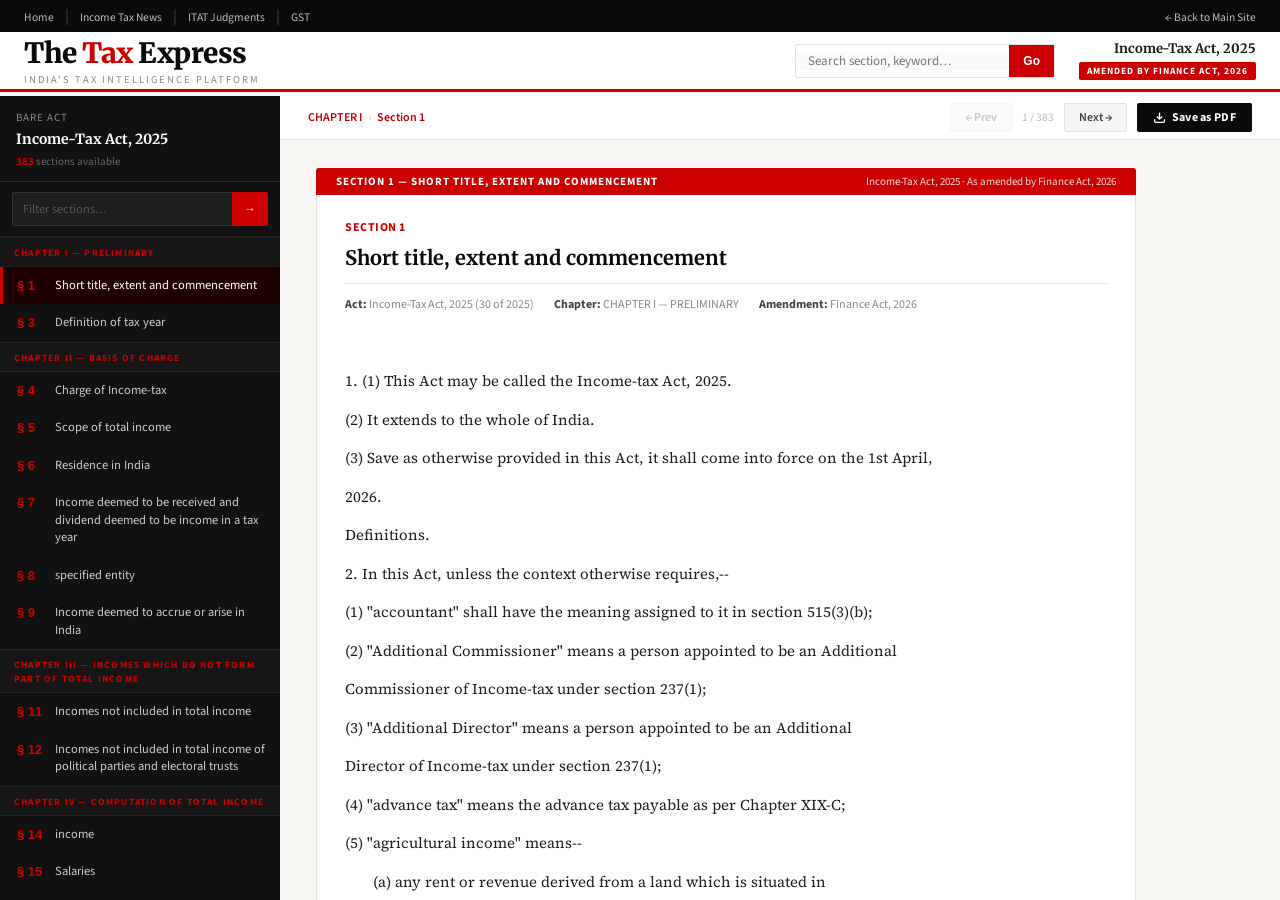
<file: it-act-2025.html>
<!DOCTYPE html>
<html lang="en">
<head>
  <meta charset="UTF-8" />
  <meta name="viewport" content="width=device-width, initial-scale=1.0" />
  <title>Income-Tax Act, 2025 – The Tax Express</title>
  <link rel="preconnect" href="https://fonts.googleapis.com" />
  <link href="https://fonts.googleapis.com/css2?family=Merriweather:ital,wght@0,400;0,700;0,900;1,400&family=Source+Sans+3:wght@300;400;500;600;700&family=Source+Serif+4:ital,opsz,wght@0,8..60,400;0,8..60,600;1,8..60,400&display=swap" rel="stylesheet" />
  <style>
    *, *::before, *::after { box-sizing: border-box; margin: 0; padding: 0; }

    :root {
      --red:      #cc0000;
      --black:    #0a0a0a;
      --ink:      #1a1a1a;
      --mid:      #444;
      --muted:    #888;
      --border:   #e2e2e2;
      --bg:       #f8f7f4;
      --white:    #ffffff;
      --sidebar-bg: #111111;
      --sidebar-w:  280px;
      --masthead-h: 96px;
    }

    html, body {
      height: 100%; overflow: hidden;
      font-family: 'Source Sans 3', sans-serif;
      background: var(--bg);
      color: var(--ink);
    }

    /* ════════════════════════════════════════
       MASTHEAD
    ════════════════════════════════════════ */
    .masthead {
      position: fixed; top: 0; left: 0; right: 0; z-index: 200;
      height: var(--masthead-h);
      background: var(--white);
    }
    .masthead__ribbon {
      background: var(--black);
      padding: 5px 24px;
      display: flex; align-items: center; justify-content: space-between;
    }
    .masthead__ribbon a {
      font-size: 11.5px; color: #bbb; text-decoration: none;
      font-family: 'Source Sans 3', sans-serif;
    }
    .masthead__ribbon a:hover { color: #fff; }
    .masthead__ribbon .sep { color: #444; margin: 0 8px; }
    .masthead__main {
      display: flex; align-items: center;
      padding: 0 24px; height: 60px;
      border-bottom: 3px solid var(--red);
    }
    .masthead__logo-wrap { flex: 1; }
    .masthead__name {
      font-family: 'Merriweather', serif;
      font-size: 28px; font-weight: 900;
      color: var(--black); letter-spacing: -0.5px;
      text-decoration: none; display: inline-block;
    }
    .masthead__name em { color: var(--red); font-style: normal; }
    .masthead__sub {
      font-size: 10.5px; color: var(--muted);
      letter-spacing: 2px; text-transform: uppercase; margin-top: 1px;
    }
    .masthead__act-label {
      text-align: right;
    }
    .masthead__act-title {
      font-family: 'Merriweather', serif;
      font-size: 13px; font-weight: 700; color: var(--ink);
      line-height: 1.3;
    }
    .masthead__act-badge {
      display: inline-block; margin-top: 4px;
      background: var(--red); color: #fff;
      font-size: 9.5px; font-weight: 700; letter-spacing: 1px;
      padding: 2px 8px; border-radius: 2px; text-transform: uppercase;
    }
    .masthead__search {
      margin: 0 24px;
      display: flex; align-items: center;
      border: 1px solid var(--border); border-radius: 2px; overflow: hidden;
      height: 34px; flex: 0 0 260px;
    }
    .masthead__search input {
      flex: 1; padding: 0 12px; font-size: 13px; border: none; outline: none;
      font-family: 'Source Sans 3', sans-serif; background: #fafafa;
    }
    .masthead__search button {
      padding: 0 14px; height: 34px;
      background: var(--red); color: #fff; border: none; cursor: pointer;
      font-size: 12px; font-weight: 600;
    }

    /* ════════════════════════════════════════
       LAYOUT
    ════════════════════════════════════════ */
    .layout {
      display: flex;
      margin-top: var(--masthead-h);
      height: calc(100vh - var(--masthead-h));
      overflow: hidden;
    }

    /* ════════════════════════════════════════
       LEFT SIDEBAR (dark editorial style)
    ════════════════════════════════════════ */
    .sidebar {
      width: var(--sidebar-w);
      flex-shrink: 0;
      background: var(--sidebar-bg);
      display: flex; flex-direction: column;
      overflow: hidden;
    }

    .sidebar__header {
      padding: 14px 16px 12px;
      border-bottom: 1px solid #2a2a2a;
    }
    .sidebar__act {
      font-size: 11px; color: #888;
      letter-spacing: 1px; text-transform: uppercase; margin-bottom: 5px;
    }
    .sidebar__act-name {
      font-family: 'Merriweather', serif;
      font-size: 14px; color: #fff; font-weight: 700; line-height: 1.35;
    }
    .sidebar__count {
      font-size: 11px; color: #666; margin-top: 5px;
    }
    .sidebar__count span { color: var(--red); font-weight: 700; }

    .sidebar__search {
      padding: 10px 12px;
      border-bottom: 1px solid #222;
      display: flex; gap: 0;
    }
    .sidebar__search input {
      flex: 1; padding: 7px 10px; font-size: 12.5px;
      background: #1e1e1e; color: #ddd;
      border: 1px solid #333; border-right: none;
      border-radius: 2px 0 0 2px; outline: none;
      font-family: 'Source Sans 3', sans-serif;
    }
    .sidebar__search input::placeholder { color: #555; }
    .sidebar__search input:focus { border-color: var(--red); }
    .sidebar__search button {
      padding: 7px 12px;
      background: var(--red); color: #fff; border: none;
      border-radius: 0 2px 2px 0; cursor: pointer; font-size: 12px;
    }

    .sidebar__list { flex: 1; overflow-y: auto; }
    .sidebar__list::-webkit-scrollbar { width: 3px; }
    .sidebar__list::-webkit-scrollbar-thumb { background: #333; }

    .ch-label {
      padding: 8px 14px 6px;
      font-size: 9.5px; letter-spacing: 1.2px; text-transform: uppercase;
      color: var(--red); font-weight: 700;
      background: #161616;
      border-top: 1px solid #222;
      border-bottom: 1px solid #222;
      position: sticky; top: 0; z-index: 5;
    }

    .sec-btn {
      display: flex; align-items: flex-start; gap: 10px;
      width: 100%; background: none; border: none; cursor: pointer;
      padding: 10px 14px; border-left: 3px solid transparent;
      transition: background .12s, border-color .12s;
      text-align: left;
    }
    .sec-btn:hover { background: #1c1c1c; }
    .sec-btn.active { background: #1f0000; border-left-color: var(--red); }

    .sec-btn__num {
      font-size: 13px; font-weight: 700; color: var(--red);
      min-width: 28px; padding-top: 1px; flex-shrink: 0;
    }
    .sec-btn__text { flex: 1; min-width: 0; }
    .sec-btn__label {
      font-size: 12.5px; color: #ccc; line-height: 1.4;
      font-family: 'Source Sans 3', sans-serif;
    }
    .sec-btn.active .sec-btn__label { color: #fff; }
    .no-res { padding: 20px 16px; font-size: 13px; color: #555; text-align: center; }

    /* ════════════════════════════════════════
       RIGHT CONTENT AREA
    ════════════════════════════════════════ */
    .content-area {
      flex: 1; display: flex; flex-direction: column;
      overflow: hidden;
    }

    /* Action bar — thin strip above content */
    .action-bar {
      background: var(--white);
      border-bottom: 1px solid var(--border);
      padding: 0 28px;
      height: 44px;
      display: none; /* shown when a section is selected */
      align-items: center; gap: 10px;
    }
    .action-bar.visible { display: flex; }
    .ab-crumb {
      font-size: 12px; color: var(--muted);
      display: flex; align-items: center; gap: 6px;
    }
    .ab-crumb span { color: var(--red); font-weight: 600; }
    .ab-crumb .sep { color: #ccc; }
    .ab-spacer { flex: 1; }
    .ab-nav {
      display: flex; align-items: center; gap: 6px;
    }
    .ab-nav-btn {
      padding: 5px 14px; background: #f5f5f5;
      border: 1px solid var(--border); border-radius: 2px;
      font-size: 12px; font-weight: 600; color: var(--mid);
      cursor: pointer; font-family: 'Source Sans 3', sans-serif;
      transition: all .12s;
    }
    .ab-nav-btn:hover { background: var(--red); color: #fff; border-color: var(--red); }
    .ab-nav-btn:disabled { opacity: .3; pointer-events: none; }
    .ab-pos { font-size: 11.5px; color: #bbb; padding: 0 4px; }

    .dl-btn {
      display: flex; align-items: center; gap: 6px;
      padding: 6px 16px;
      background: var(--black); color: #fff;
      border: none; border-radius: 2px; cursor: pointer;
      font-size: 12px; font-weight: 700; letter-spacing: .3px;
      font-family: 'Source Sans 3', sans-serif;
      transition: background .12s;
    }
    .dl-btn:hover { background: var(--red); }
    .dl-btn svg { width: 13px; height: 13px; fill: none; stroke: currentColor; stroke-width: 2.5; }

    /* Content scroll */
    .content-scroll {
      flex: 1; overflow-y: auto; padding: 28px 36px 80px;
    }
    .content-scroll::-webkit-scrollbar { width: 5px; }
    .content-scroll::-webkit-scrollbar-thumb { background: #ddd; }

    /* Welcome */
    .welcome {
      display: flex; flex-direction: column; align-items: center;
      justify-content: center; min-height: 65vh; text-align: center;
    }
    .welcome__icon { font-size: 48px; margin-bottom: 18px; opacity: .3; }
    .welcome__title {
      font-family: 'Merriweather', serif; font-size: 21px;
      color: var(--ink); margin-bottom: 10px;
    }
    .welcome__line { width: 40px; height: 3px; background: var(--red); margin: 0 auto 12px; }
    .welcome__text { font-size: 14px; color: var(--muted); max-width: 360px; line-height: 1.7; }
    .welcome__hint {
      margin-top: 24px; font-size: 12px; color: #bbb;
      border-top: 1px solid var(--border); padding-top: 14px;
      display: flex; gap: 16px; justify-content: center;
    }

    /* Section view */
    .sec-view { display: none; max-width: 820px; }
    .sec-view.on { display: block; }

    /* Top strap (red) */
    .sec-strap {
      background: var(--red); color: #fff;
      padding: 6px 20px; margin-bottom: 0;
      display: flex; align-items: center; justify-content: space-between;
      border-radius: 3px 3px 0 0;
    }
    .sec-strap__left {
      font-size: 11px; font-weight: 700; letter-spacing: 1px; text-transform: uppercase;
    }
    .sec-strap__right { font-size: 11px; opacity: .85; }

    /* Section header */
    .sec-header {
      background: var(--white);
      padding: 24px 28px 20px;
      border-left: 1px solid var(--border);
      border-right: 1px solid var(--border);
    }
    .sec-header__num {
      font-size: 12px; font-weight: 700; color: var(--red);
      letter-spacing: .5px; text-transform: uppercase; margin-bottom: 8px;
    }
    .sec-header__title {
      font-family: 'Merriweather', serif;
      font-size: 20px; font-weight: 700; color: var(--black);
      line-height: 1.35; margin-bottom: 10px;
    }
    .sec-header__rule { height: 1px; background: var(--border); margin: 12px 0; }
    .sec-header__meta {
      display: flex; flex-wrap: wrap; gap: 20px;
      font-size: 12px; color: var(--muted);
    }
    .sec-header__meta strong { color: var(--mid); }

    /* Body */
    .sec-body {
      background: var(--white);
      padding: 24px 28px 32px;
      border: 1px solid var(--border); border-top: none;
      border-radius: 0 0 3px 3px;
    }
    .sec-body__text {
      font-family: 'Source Serif 4', Georgia, serif;
      font-size: 15px; line-height: 1.9; color: #1e1e1e;
    }
    /* Formatted section elements */
    .sf-para { margin-bottom: 10px; }
    .sf-sub  { margin: 10px 0 10px 0; }
    .sf-clause { margin: 6px 0 6px 28px; }
    .sf-sub-clause { margin: 4px 0 4px 52px; }
    .sf-proviso {
      margin: 10px 0 10px 28px; font-style: italic;
      border-left: 3px solid #ddd; padding-left: 14px; color: #333;
    }
    .sf-explanation {
      margin: 12px 0 12px 0; padding: 12px 16px;
      background: #fafafa; border: 1px solid #e8e8e8; border-radius: 2px;
      font-size: 14px;
    }
    .sf-explanation strong { display: block; margin-bottom: 6px; color: #333; font-style: normal; }
    .sf-chapter-break { display: none; }  /* hide stray chapter labels in content */

    /* ════════════════════════════════════════
       PRINT / DOWNLOAD  — The Tax Express branded
    ════════════════════════════════════════ */
    @media print {
      *, *::before, *::after { -webkit-print-color-adjust: exact !important; print-color-adjust: exact !important; }
      body { overflow: visible !important; background: #fff !important; }
      .masthead, .sidebar, .action-bar, .welcome { display: none !important; }
      .layout { display: block !important; height: auto !important; overflow: visible !important; margin-top: 0 !important; }
      .content-area { display: block !important; height: auto !important; }
      .content-scroll { overflow: visible !important; padding: 0 !important; }
      .sec-view.on { display: block !important; max-width: 100% !important; }
      .print-header { display: block !important; }
    }
    .print-header { display: none; margin-bottom: 24px; }
    .ph-site { font-size: 11px; color: #888; font-family: 'Source Sans 3', sans-serif; }
    .ph-brand { font-family: 'Merriweather', serif; font-size: 22px; font-weight: 900; margin: 4px 0; }
    .ph-brand em { color: var(--red); font-style: normal; }
    .ph-rule { border: none; border-top: 2px solid var(--red); margin: 8px 0 20px; }
    .ph-doc-title {
      text-align: center; font-family: 'Merriweather', serif;
      font-size: 15px; font-weight: 700; margin-bottom: 4px;
    }
    .ph-act-line { text-align: center; font-size: 12px; color: #666; margin-bottom: 20px; }

    /* Mobile */
    @media (max-width: 700px) {
      :root { --masthead-h: 104px; }
      .masthead__search { display: none; }
      .sidebar {
        position: fixed; left: -100%; top: var(--masthead-h);
        height: calc(100vh - var(--masthead-h));
        z-index: 150; transition: left .25s;
        box-shadow: 4px 0 20px rgba(0,0,0,.4);
      }
      .sidebar.open { left: 0; }
      .mob-btn { display: flex !important; }
      .content-scroll { padding: 16px 16px 60px; }
    }
    .mob-btn {
      display: none; align-items: center; gap: 7px;
      background: var(--black); color: #fff; border: none;
      padding: 9px 16px; font-size: 13px; font-weight: 600; cursor: pointer;
      font-family: 'Source Sans 3', sans-serif;
      border-bottom: 1px solid #333;
    }
  </style>
</head>
<body>

  <!-- ══ MASTHEAD ══════════════════════════════════════════════════ -->
  <header class="masthead">
    <div class="masthead__ribbon">
      <div>
        <a href="index.html">Home</a>
        <span class="sep">|</span>
        <a href="index.html#it-news">Income Tax News</a>
        <span class="sep">|</span>
        <a href="index.html#itat">ITAT Judgments</a>
        <span class="sep">|</span>
        <a href="index.html#gst">GST</a>
      </div>
      <div>
        <a href="index.html">← Back to Main Site</a>
      </div>
    </div>
    <div class="masthead__main">
      <div class="masthead__logo-wrap">
        <a href="index.html" class="masthead__name">The <em>Tax</em> Express</a>
        <div class="masthead__sub">India's Tax Intelligence Platform</div>
      </div>
      <div class="masthead__search">
        <input type="text" id="gs-input" placeholder="Search section, keyword…" onkeydown="if(event.key==='Enter')doGS()" />
        <button onclick="doGS()">Go</button>
      </div>
      <div class="masthead__act-label">
        <div class="masthead__act-title">Income-Tax Act, 2025</div>
        <span class="masthead__act-badge">Amended by Finance Act, 2026</span>
      </div>
    </div>
  </header>

  <!-- ══ LAYOUT ════════════════════════════════════════════════════ -->
  <div class="layout">

    <!-- ── LEFT SIDEBAR ─────────────────────────────────────────── -->
    <aside class="sidebar" id="js-sidebar">
      <div class="sidebar__header">
        <div class="sidebar__act">Bare Act</div>
        <div class="sidebar__act-name">Income-Tax Act, 2025</div>
        <div class="sidebar__count"><span id="js-count">—</span> sections available</div>
      </div>
      <div class="sidebar__search">
        <input type="text" id="sb-q" placeholder="Filter sections…" oninput="filterList(this.value)" />
        <button onclick="filterList(document.getElementById('sb-q').value)">→</button>
      </div>
      <div class="sidebar__list" id="js-list">
        <div class="no-res">Loading…</div>
      </div>
    </aside>

    <!-- ── CONTENT ───────────────────────────────────────────────── -->
    <div class="content-area">

      <button class="mob-btn" onclick="document.getElementById('js-sidebar').classList.toggle('open')">
        ☰ &nbsp;Browse Sections
      </button>

      <!-- Action bar -->
      <div class="action-bar" id="js-abar">
        <div class="ab-crumb">
          <span id="ab-chapter">—</span>
          <span class="sep">›</span>
          <span id="ab-sec">—</span>
        </div>
        <div class="ab-spacer"></div>
        <div class="ab-nav">
          <button class="ab-nav-btn" id="btn-prev" onclick="navigate(-1)">← Prev</button>
          <span class="ab-pos" id="js-pos"></span>
          <button class="ab-nav-btn" id="btn-next" onclick="navigate(1)">Next →</button>
        </div>
        <button class="dl-btn" onclick="downloadPDF()">
          <svg viewBox="0 0 24 24"><path d="M21 15v4a2 2 0 0 1-2 2H5a2 2 0 0 1-2-2v-4"/><polyline points="7 10 12 15 17 10"/><line x1="12" y1="15" x2="12" y2="3"/></svg>
          Save as PDF
        </button>
      </div>

      <!-- Scroll -->
      <div class="content-scroll" id="js-scroll">

        <!-- Welcome -->
        <div class="welcome" id="js-welcome">
          <div class="welcome__icon">§</div>
          <h2 class="welcome__title">Income-Tax Act, 2025</h2>
          <div class="welcome__line"></div>
          <p class="welcome__text">Choose any section from the left panel to read its full text — sub-sections, provisos, explanations and Finance Act 2026 amendments included.</p>
          <div class="welcome__hint">
            <span>220+ Sections</span>
            <span>·</span>
            <span>13 Chapters</span>
            <span>·</span>
            <span>As amended by FA 2026</span>
          </div>
        </div>

        <!-- Section view -->
        <div class="sec-view" id="js-secview">

          <!-- Print header (hidden on screen, shows on print) -->
          <div class="print-header" id="js-ph">
            <div class="ph-site">thetaxexpress.pages.dev &nbsp;·&nbsp; Bare Acts</div>
            <div class="ph-brand">The <em>Tax</em> Express</div>
            <hr class="ph-rule" />
            <div class="ph-doc-title" id="ph-title"></div>
            <div class="ph-act-line">Income-Tax Act, 2025 &nbsp;[As amended by Finance Act, 2026]</div>
          </div>

          <!-- Red strap -->
          <div class="sec-strap">
            <span class="sec-strap__left" id="js-strap-left">Section</span>
            <span class="sec-strap__right">Income-Tax Act, 2025 · As amended by Finance Act, 2026</span>
          </div>

          <!-- Header card -->
          <div class="sec-header">
            <div class="sec-header__num" id="js-hnum"></div>
            <div class="sec-header__title" id="js-htitle"></div>
            <div class="sec-header__rule"></div>
            <div class="sec-header__meta">
              <div><strong>Act:</strong> Income-Tax Act, 2025 (30 of 2025)</div>
              <div id="js-hmeta-ch"></div>
              <div><strong>Amendment:</strong> Finance Act, 2026</div>
            </div>
          </div>

          <!-- Body -->
          <div class="sec-body">
            <div class="sec-body__text" id="js-sectext"></div>
          </div>

        </div><!-- /sec-view -->
      </div><!-- /scroll -->
    </div><!-- /content-area -->
  </div><!-- /layout -->

  <!-- ══ SCRIPT ════════════════════════════════════════════════════ -->
  <script>
    let ALL = [], FILTERED = [], CUR = -1;

    fetch('ita2025.json?v=' + Date.now())
      .then(r => r.json())
      .then(d => {
        ALL = d.sections;
        FILTERED = ALL;
        document.getElementById('js-count').textContent = ALL.length;
        buildList(ALL);
        if (ALL.length) showSec(0);
      })
      .catch(() => {
        document.getElementById('js-list').innerHTML = '<div class="no-res">Could not load sections.</div>';
      });

    function buildList(secs) {
      const el = document.getElementById('js-list');
      if (!secs.length) { el.innerHTML = '<div class="no-res">No sections match.</div>'; return; }

      let html = '', lastCh = '';
      secs.forEach((s, i) => {
        if (s.chapter !== lastCh) {
          html += `<div class="ch-label">${s.chapter} &mdash; ${s.chapter_title}</div>`;
          lastCh = s.chapter;
        }
        const label = (s.title && s.title !== `Section ${s.num}`) ? s.title : 'Section ' + s.num;
        html += `<button class="sec-btn" id="sb${s.num}" onclick="showSec(${i})">
          <span class="sec-btn__num">§ ${s.num}</span>
          <span class="sec-btn__text">
            <span class="sec-btn__label">${label}</span>
          </span>
        </button>`;
      });
      el.innerHTML = html;
    }

    function showSec(idx) {
      if (idx < 0 || idx >= FILTERED.length) return;
      CUR = idx;
      const s = FILTERED[idx];
      const hasTitle = s.title && s.title !== `Section ${s.num}`;

      // Show elements
      document.getElementById('js-welcome').style.display = 'none';
      document.getElementById('js-abar').classList.add('visible');
      document.getElementById('js-secview').classList.add('on');

      // Action bar
      document.getElementById('ab-chapter').textContent = s.chapter;
      document.getElementById('ab-sec').textContent = 'Section ' + s.num;
      document.getElementById('js-pos').textContent = (idx + 1) + ' / ' + FILTERED.length;
      document.getElementById('btn-prev').disabled = idx === 0;
      document.getElementById('btn-next').disabled = idx === FILTERED.length - 1;

      // Header
      document.getElementById('js-strap-left').textContent = 'Section ' + s.num + (hasTitle ? ' — ' + s.title : '');
      document.getElementById('js-hnum').textContent = 'Section ' + s.num;
      document.getElementById('js-htitle').textContent = hasTitle ? s.title : 'Income-Tax Act, 2025';
      document.getElementById('js-hmeta-ch').innerHTML = `<strong>Chapter:</strong> ${s.chapter} &mdash; ${s.chapter_title}`;

      // Print header
      document.getElementById('ph-title').textContent = 'Section - ' + s.num + ', Income-Tax Act, 2025 - 2026';

      // Body
      document.getElementById('js-sectext').innerHTML = formatContent(s.content);

      // Sidebar
      document.querySelectorAll('.sec-btn').forEach(b => b.classList.remove('active'));
      const btn = document.getElementById('sb' + s.num);
      if (btn) {
        btn.classList.add('active');
        btn.scrollIntoView({ block: 'nearest', behavior: 'smooth' });
      }

      document.getElementById('js-scroll').scrollTo({ top: 0, behavior: 'smooth' });
      document.getElementById('js-sidebar').classList.remove('open');
    }

    function navigate(d) { showSec(CUR + d); }

    /* ── Content formatter ─────────────────────────────────────── */
    function formatContent(raw) {
      const lines = raw.split('\n');
      let html = '';

      for (let i = 0; i < lines.length; i++) {
        const ln = lines[i];
        const s  = ln.trim();
        if (!s) continue;

        // Skip stray chapter headings inside content
        if (/^CHAPTER\s+[IVXLC]+/.test(s) || /^BASIS OF CHARGE|^PRELIMINARY|^COMPUTATION OF/.test(s)) {
          continue;
        }
        // Skip section title repeats like "Charge of Income-tax."
        if (/^[A-Z][a-z].*\.$/.test(s) && s.length < 100 && i < 3) continue;

        // Proviso
        if (/^Provided\s+(that|further)/i.test(s)) {
          html += `<div class="sf-proviso">${esc(s)}</div>`;
        }
        // Explanation
        else if (/^Explanation\s*[0-9\-–]*[.:]?/i.test(s)) {
          html += `<div class="sf-explanation"><strong>${esc(s.split(/[.:]/)[0])}.</strong>${esc(s.replace(/^Explanation\s*[0-9\-–]*[.:]/i, '').trim())}</div>`;
        }
        // Top-level sub-section: "(1) text..."
        else if (/^\(\d+\)/.test(s)) {
          html += `<div class="sf-sub">${esc(s)}</div>`;
        }
        // Clause (a), (b), (c)... or (i), (ii)...
        else if (/^\([a-z]{1,3}\)/.test(s) || /^\([ivxlc]+\)/i.test(s)) {
          html += `<div class="sf-clause">${esc(s)}</div>`;
        }
        // Sub-clause (A), (B), (I), (II)...
        else if (/^\([A-Z]{1,3}\)/.test(s)) {
          html += `<div class="sf-sub-clause">${esc(s)}</div>`;
        }
        // Opening line of section "N. (1)..." — treat as first sub-section
        else if (/^\d+[A-Z]{0,2}\.\s+/.test(s)) {
          html += `<div class="sf-sub">${esc(s)}</div>`;
        }
        // Continuation line (starts with lowercase or "and"/"or" — part of previous para)
        else if (/^(and|or|where|being|which|whether|that|such|in|of|to|for|with|by)\s/i.test(s) && html) {
          // Append to last element
          html = html.replace(/<\/div>$/, ' ' + esc(s) + '</div>');
        }
        // Default paragraph
        else {
          html += `<div class="sf-para">${esc(s)}</div>`;
        }
      }
      return html;
    }

    function esc(s) {
      return s.replace(/&/g,'&amp;').replace(/</g,'&lt;').replace(/>/g,'&gt;').replace(/"/g,'&quot;');
    }

    function filterList(q) {
      q = q.trim().toLowerCase();
      FILTERED = q ? ALL.filter(s =>
        ('section ' + s.num).includes(q) ||
        s.title.toLowerCase().includes(q) ||
        s.content.toLowerCase().includes(q)
      ) : ALL;
      document.getElementById('js-count').textContent = FILTERED.length;
      buildList(FILTERED);
      if (FILTERED.length) showSec(0);
    }

    function doGS() {
      const q = document.getElementById('gs-input').value.trim();
      if (!q) return;
      document.getElementById('sb-q').value = q;
      filterList(q);
    }

    /* ── PDF Download — The Tax Express branded ────────────────── */
    function downloadPDF() {
      if (CUR < 0) return;
      const s = FILTERED[CUR];
      const hasTitle = s.title && s.title !== `Section ${s.num}`;

      const win = window.open('', '_blank', 'width=800,height=900');
      win.document.write(`<!DOCTYPE html>
<html><head>
<meta charset="UTF-8"/>
<title>Section ${s.num} – The Tax Express</title>
<link href="https://fonts.googleapis.com/css2?family=Merriweather:wght@700;900&family=Source+Serif+4:opsz,wght@8..60,400&family=Source+Sans+3:wght@400;600;700&display=swap" rel="stylesheet"/>
<style>
  body { margin: 48px 52px; font-family: 'Source Sans 3', Arial, sans-serif; color: #111; background: #fff; }
  .tte-header { margin-bottom: 0; }
  .tte-site { font-size: 11px; color: #999; letter-spacing: .3px; }
  .tte-masthead { font-family: 'Merriweather', serif; font-size: 24px; font-weight: 900; color: #0a0a0a; margin: 4px 0 8px; }
  .tte-masthead em { color: #cc0000; font-style: normal; }
  .tte-rule { border: none; border-top: 2.5px solid #cc0000; margin-bottom: 22px; }
  .tte-doc-box { text-align: center; margin-bottom: 24px; }
  .tte-doc-title { font-family: 'Merriweather', serif; font-size: 15px; font-weight: 700; margin-bottom: 5px; }
  .tte-act-line { font-size: 12px; color: #666; }
  .tte-meta { font-size: 11.5px; color: #888; border-top: 1px solid #eee; border-bottom: 1px solid #eee; padding: 8px 0; margin-bottom: 22px; display: flex; gap: 24px; }
  .tte-sec-title { font-family: 'Merriweather', serif; font-size: 16px; font-weight: 700; margin-bottom: 18px; color: #0a0a0a; }
  .tte-body { font-family: 'Source Serif 4', Georgia, serif; font-size: 13.5px; line-height: 1.85; }
  .sf-sub  { margin: 8px 0; }
  .sf-clause { margin: 5px 0 5px 28px; }
  .sf-sub-clause { margin: 4px 0 4px 52px; }
  .sf-proviso { margin: 8px 0 8px 28px; font-style: italic; padding-left: 12px; border-left: 2px solid #ccc; }
  .sf-explanation { margin: 10px 0; padding: 10px 14px; background: #f8f8f8; border: 1px solid #e8e8e8; font-size: 13px; }
  .sf-para { margin-bottom: 8px; }
  .tte-footer { margin-top: 40px; padding-top: 10px; border-top: 1px solid #ddd; font-size: 10.5px; color: #aaa; display: flex; justify-content: space-between; }
  @media print { body { margin: 24px 32px; } }
</style>
</head><body>
<div class="tte-header">
  <div class="tte-site">The Tax Express &nbsp;·&nbsp; thetaxexpress.pages.dev &nbsp;·&nbsp; Bare Acts</div>
  <div class="tte-masthead">The <em>Tax</em> Express</div>
</div>
<hr class="tte-rule"/>
<div class="tte-doc-box">
  <div class="tte-doc-title">Section ${s.num} — Income-Tax Act, 2025</div>
  <div class="tte-act-line">As amended by Finance Act, 2026</div>
</div>
${hasTitle ? `<div class="tte-sec-title">${escHtml(s.title)}</div>` : ''}
<div class="tte-meta">
  <span><strong>Chapter:</strong> ${escHtml(s.chapter)} &mdash; ${escHtml(s.chapter_title)}</span>
  <span><strong>Act:</strong> Income-Tax Act, 2025 (30 of 2025)</span>
</div>
<div class="tte-body">${formatContent(s.content)}</div>
<div class="tte-footer">
  <span>© The Tax Express &nbsp;·&nbsp; thetaxexpress.pages.dev</span>
  <span>Printed ${new Date().toLocaleDateString('en-IN',{day:'numeric',month:'long',year:'numeric'})}</span>
</div>
<script>window.onload=function(){setTimeout(function(){window.print();},600);}<\/script>
</body></html>`);
      win.document.close();
    }

    function escHtml(s) {
      return s.replace(/&/g,'&amp;').replace(/</g,'&lt;').replace(/>/g,'&gt;');
    }
  </script>
</body>
</html>
</file>
